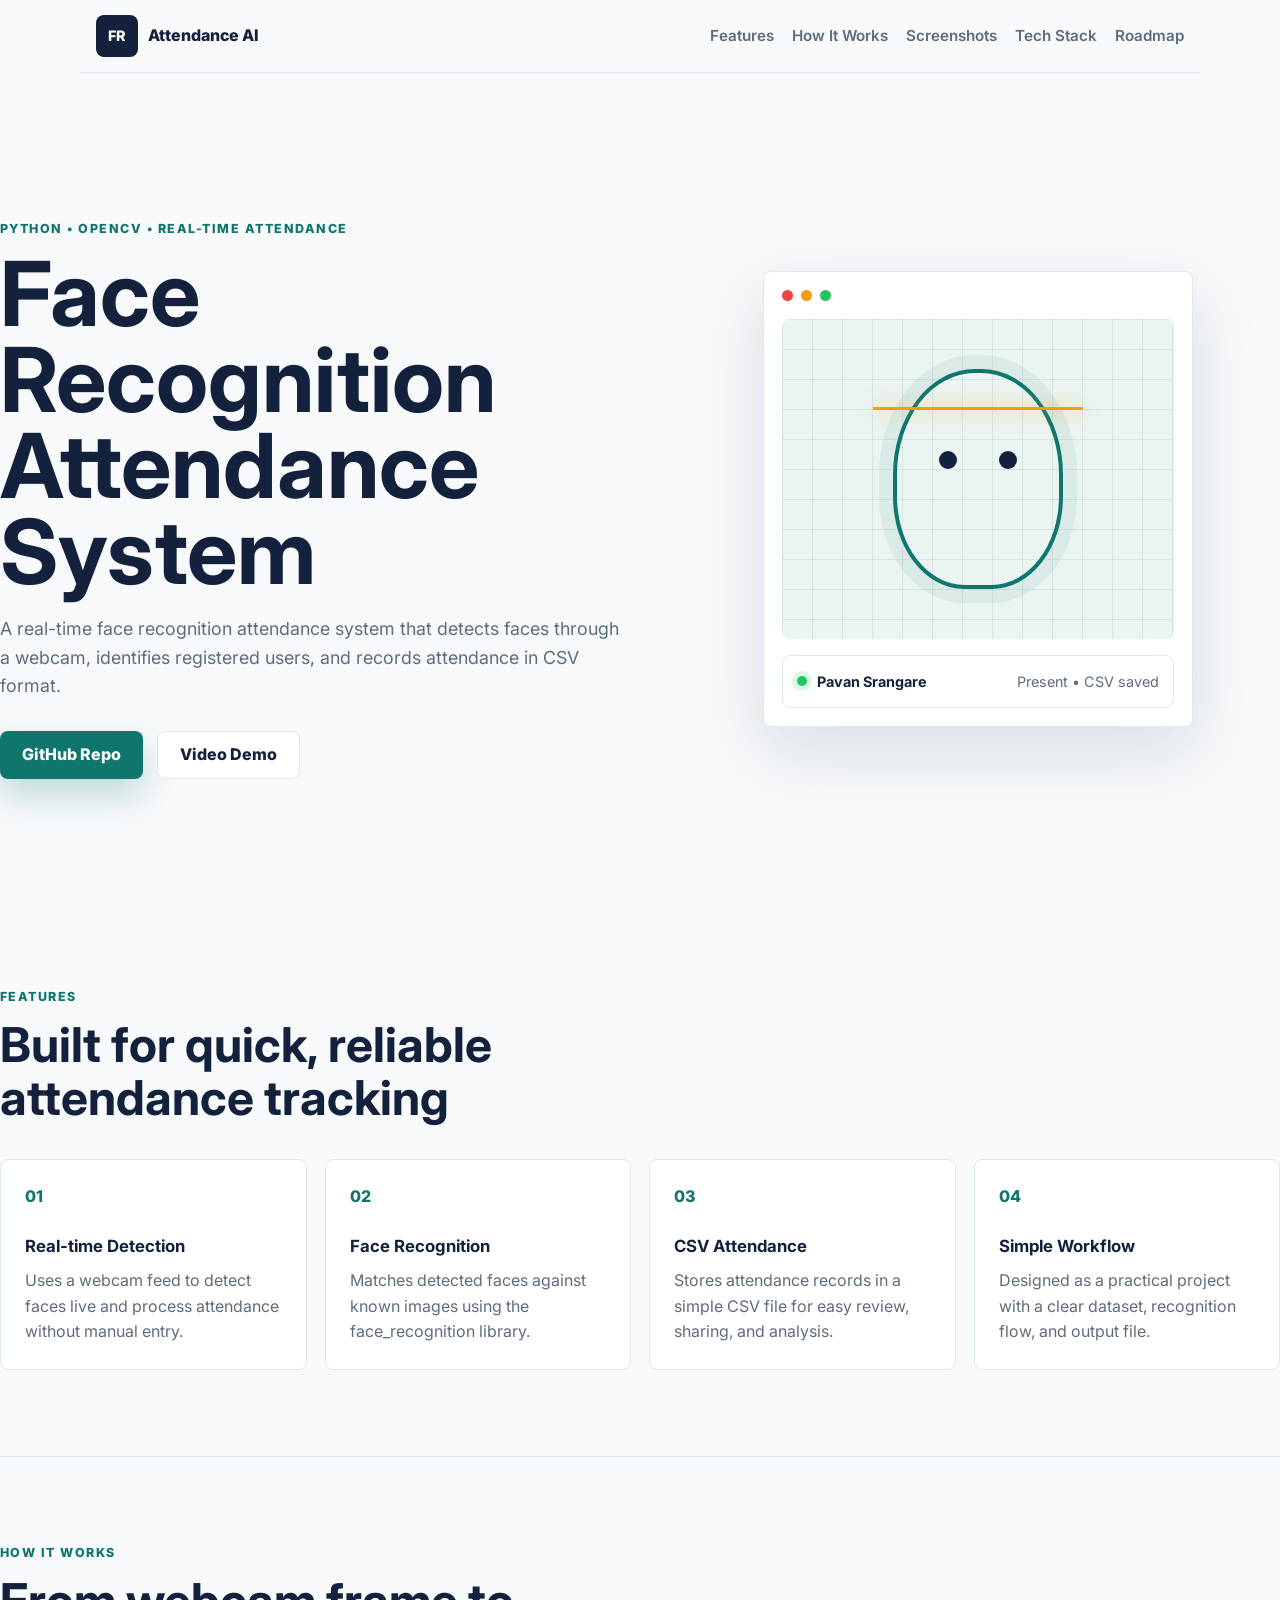
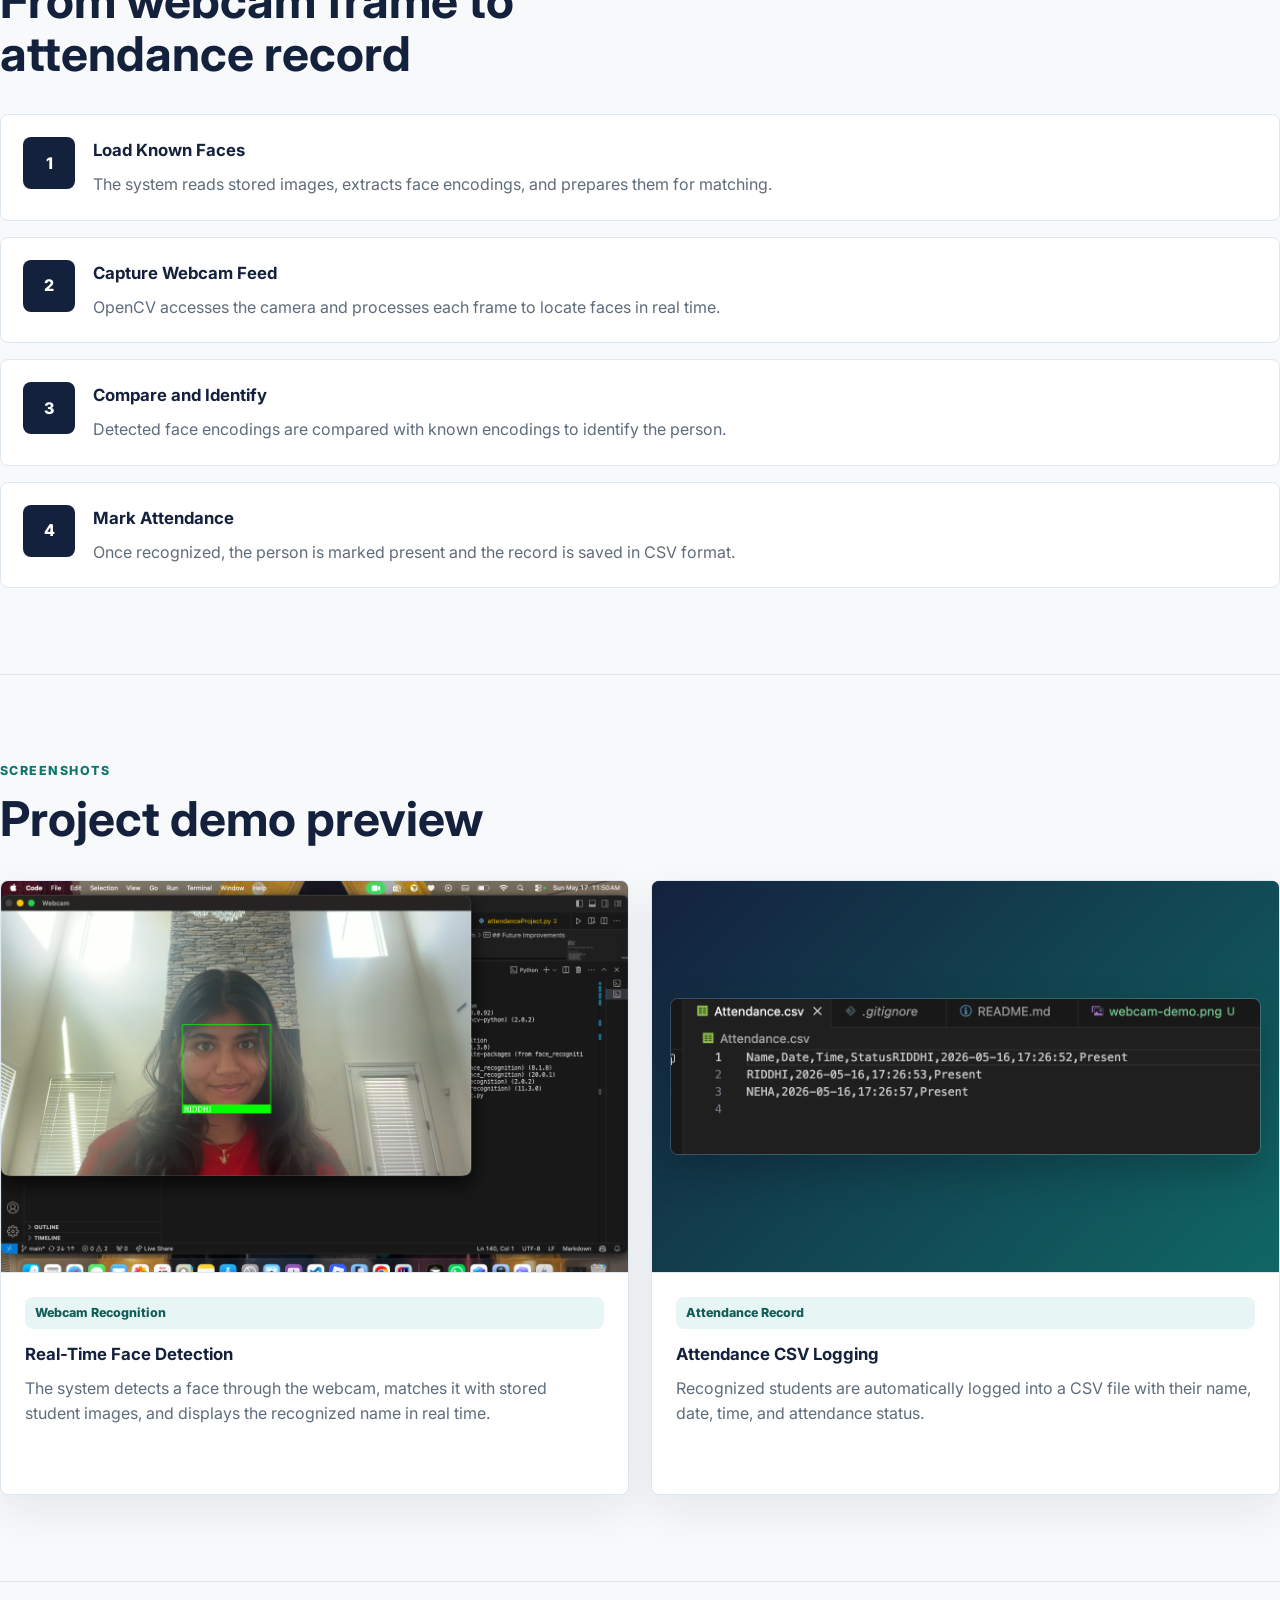
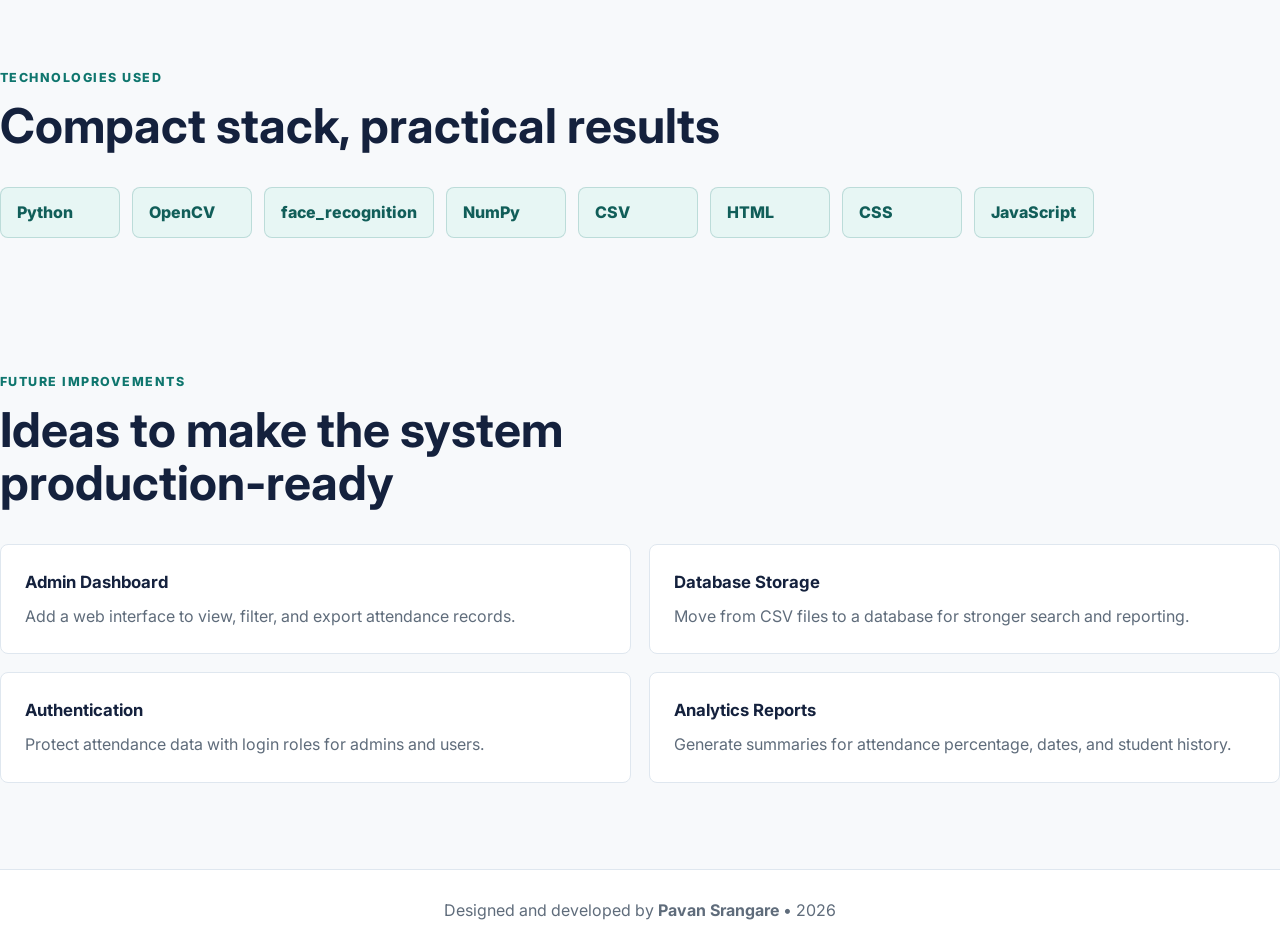
<file: docs/index.html>
<!DOCTYPE html>
<html lang="en">
<head>
  <meta charset="UTF-8">
  <meta name="viewport" content="width=device-width, initial-scale=1.0">
  <title>Face Recognition Attendance System | Pavan Srangare</title>
  <link rel="preconnect" href="https://fonts.googleapis.com">
  <link rel="preconnect" href="https://fonts.gstatic.com" crossorigin>
  <link href="https://fonts.googleapis.com/css2?family=Inter:wght@400;500;600;700;800&display=swap" rel="stylesheet">
  <link rel="stylesheet" href="style.css">
</head>
<body>
  <header class="site-header" id="top">
    <nav class="nav">
      <a class="brand" href="#top" aria-label="Face Recognition Attendance System home">
        <span class="brand-mark">FR</span>
        <span>Attendance AI</span>
      </a>

      <button class="nav-toggle" type="button" aria-label="Open navigation" aria-expanded="false">
        <span></span>
        <span></span>
        <span></span>
      </button>

      <div class="nav-links" data-nav-links>
        <a href="#features">Features</a>
        <a href="#how-it-works">How It Works</a>
        <a href="#screenshots">Screenshots</a>
        <a href="#tech">Tech Stack</a>
        <a href="#future">Roadmap</a>
      </div>
    </nav>
  </header>

  <main>
    <section class="hero">
      <div class="hero-content">
        <p class="eyebrow">Python • OpenCV • Real-time Attendance</p>
        <h1>Face Recognition Attendance System</h1>
        <p class="hero-copy">
          A real-time face recognition attendance system that detects faces through a webcam,
          identifies registered users, and records attendance in CSV format.
        </p>
        <div class="hero-actions">
          <a class="button primary" href="https://github.com/pavansrangare-04/Face-Recognition-and-Attendance-System.git" target="_blank" rel="noopener">GitHub Repo</a>
          <a class="button secondary" href="https://github.com/pavansrangare-04/Face-Recognition-and-Attendance-System/blob/main/AttendAI_Demo_Walkthrough.mp4" target="_blank" rel="noopener">Video Demo</a>
        </div>
      </div>

      <div class="hero-panel" aria-label="Attendance system preview">
        <div class="camera-card">
          <div class="camera-topbar">
            <span></span>
            <span></span>
            <span></span>
          </div>
          <div class="scan-window">
            <div class="face-outline">
              <span class="scan-line"></span>
            </div>
          </div>
          <div class="attendance-log">
            <div>
              <span class="status-dot"></span>
              <strong>Pavan Srangare</strong>
            </div>
            <span>Present • CSV saved</span>
          </div>
        </div>
      </div>
    </section>

    <section class="section" id="features">
      <div class="section-heading">
        <p class="eyebrow">Features</p>
        <h2>Built for quick, reliable attendance tracking</h2>
      </div>

      <div class="grid feature-grid">
        <article class="card">
          <span class="card-icon">01</span>
          <h3>Real-time Detection</h3>
          <p>Uses a webcam feed to detect faces live and process attendance without manual entry.</p>
        </article>
        <article class="card">
          <span class="card-icon">02</span>
          <h3>Face Recognition</h3>
          <p>Matches detected faces against known images using the face_recognition library.</p>
        </article>
        <article class="card">
          <span class="card-icon">03</span>
          <h3>CSV Attendance</h3>
          <p>Stores attendance records in a simple CSV file for easy review, sharing, and analysis.</p>
        </article>
        <article class="card">
          <span class="card-icon">04</span>
          <h3>Simple Workflow</h3>
          <p>Designed as a practical project with a clear dataset, recognition flow, and output file.</p>
        </article>
      </div>
    </section>

    <section class="section split-section" id="how-it-works">
      <div class="section-heading">
        <p class="eyebrow">How It Works</p>
        <h2>From webcam frame to attendance record</h2>
      </div>

      <div class="timeline">
        <div class="timeline-item">
          <span>1</span>
          <div>
            <h3>Load Known Faces</h3>
            <p>The system reads stored images, extracts face encodings, and prepares them for matching.</p>
          </div>
        </div>
        <div class="timeline-item">
          <span>2</span>
          <div>
            <h3>Capture Webcam Feed</h3>
            <p>OpenCV accesses the camera and processes each frame to locate faces in real time.</p>
          </div>
        </div>
        <div class="timeline-item">
          <span>3</span>
          <div>
            <h3>Compare and Identify</h3>
            <p>Detected face encodings are compared with known encodings to identify the person.</p>
          </div>
        </div>
        <div class="timeline-item">
          <span>4</span>
          <div>
            <h3>Mark Attendance</h3>
            <p>Once recognized, the person is marked present and the record is saved in CSV format.</p>
          </div>
        </div>
      </div>
    </section>

    <section class="section screenshots-section" id="screenshots">
      <div class="section-heading">
        <p class="eyebrow">Screenshots</p>
        <h2>Project demo preview</h2>
      </div>

      <div class="screenshots-grid">
        <article class="screenshot-card">
          <div class="screenshot-media">
            <img src="images/webcam-demo.png" alt="Webcam demo showing real-time face detection with recognized name">
          </div>
          <div class="screenshot-content">
            <span class="screenshot-tag">Webcam Recognition</span>
            <h3>Real-Time Face Detection</h3>
            <p>
              The system detects a face through the webcam, matches it with stored student images,
              and displays the recognized name in real time.
            </p>
          </div>
        </article>

        <article class="screenshot-card">
          <div class="screenshot-media csv-media">
            <img src="images/attendance-demo.png" alt="Attendance CSV file showing present records for recognized students">
          </div>
          <div class="screenshot-content">
            <span class="screenshot-tag">Attendance Record</span>
            <h3>Attendance CSV Logging</h3>
            <p>
              Recognized students are automatically logged into a CSV file with their name, date,
              time, and attendance status.
            </p>
          </div>
        </article>
      </div>
    </section>

    <section class="section" id="tech">
      <div class="section-heading">
        <p class="eyebrow">Technologies Used</p>
        <h2>Compact stack, practical results</h2>
      </div>

      <div class="tech-list">
        <span>Python</span>
        <span>OpenCV</span>
        <span>face_recognition</span>
        <span>NumPy</span>
        <span>CSV</span>
        <span>HTML</span>
        <span>CSS</span>
        <span>JavaScript</span>
      </div>
    </section>

    <section class="section future-section" id="future">
      <div class="section-heading">
        <p class="eyebrow">Future Improvements</p>
        <h2>Ideas to make the system production-ready</h2>
      </div>

      <div class="improvement-list">
        <article>
          <h3>Admin Dashboard</h3>
          <p>Add a web interface to view, filter, and export attendance records.</p>
        </article>
        <article>
          <h3>Database Storage</h3>
          <p>Move from CSV files to a database for stronger search and reporting.</p>
        </article>
        <article>
          <h3>Authentication</h3>
          <p>Protect attendance data with login roles for admins and users.</p>
        </article>
        <article>
          <h3>Analytics Reports</h3>
          <p>Generate summaries for attendance percentage, dates, and student history.</p>
        </article>
      </div>
    </section>
  </main>

  <footer class="footer">
    <p>Designed and developed by <strong>Pavan Srangare</strong></p>
  </footer>

  <script src="script.js"></script>
</body>
</html>
</file>
<file: docs/style.css>
:root {
    --bg: #f7f9fb;
    --surface: #ffffff;
    --ink: #14213d;
    --muted: #5f6c7b;
    --line: #dfe7ef;
    --primary: #0f766e;
    --primary-dark: #115e59;
    --accent: #f59e0b;
    --soft: #e7f6f4;
    --shadow: 0 24px 70px rgba(20, 33, 61, 0.12);
    --max-content-width: 1120px;
    --page-gap: 16px;
  }
  
  * {
    box-sizing: border-box;
  }
  
  html {
    scroll-behavior: smooth;
    font-size: 16px;
  }
  
  body {
    margin: 0;
    font-family: "Inter", Arial, sans-serif;
    color: var(--ink);
    background: var(--bg);
    line-height: 1.6;
    min-height: 100vh;
    overflow-x: hidden;
  }

  img,
  video,
  svg {
    max-width: 100%;
    height: auto;
    display: block;
  }

  button,
  input,
  select,
  textarea {
    font: inherit;
  }

  .site-header,
  .section,
  .hero {
    width: min(var(--max-content-width), calc(100% - 2 * var(--page-gap)));
    margin: 0 auto;
  }
  
  a {
    color: inherit;
    text-decoration: none;
  }
  
  .site-header {
    position: sticky;
    top: 0;
    z-index: 20;
    background: rgba(247, 249, 251, 0.96);
    border-bottom: 1px solid rgba(223, 231, 239, 0.8);
    backdrop-filter: blur(16px);
  }
  
  .nav {
    position: relative;
    width: 100%;
    min-height: 72px;
    margin: 0 auto;
    display: flex;
    align-items: center;
    justify-content: space-between;
    gap: 16px;
    padding: 0 var(--page-gap);
  }
  
  .brand {
    display: inline-flex;
    align-items: center;
    gap: 10px;
    font-weight: 800;
    letter-spacing: 0;
  }
  
  .brand-mark {
    display: grid;
    width: 42px;
    height: 42px;
    place-items: center;
    color: #ffffff;
    background: var(--ink);
    border-radius: 8px;
    font-size: 0.9rem;
  }
  
  .nav-links {
    display: flex;
    align-items: center;
    gap: 18px;
    color: var(--muted);
    font-size: 0.95rem;
    font-weight: 600;
    z-index: 21;
  }
  
  .nav-links a:hover,
  .nav-links a:focus {
    color: var(--primary);
  }
  
  .nav-toggle {
    display: none;
    width: 44px;
    height: 44px;
    border: 1px solid var(--line);
    border-radius: 8px;
    background: var(--surface);
    cursor: pointer;
  }
  
  .nav-toggle span {
    display: block;
    width: 20px;
    height: 2px;
    margin: 4px auto;
    background: var(--ink);
    border-radius: 999px;
  }
  
  .hero {
    width: 100%;
    min-height: calc(100vh - 72px);
    margin: 0 auto;
    padding: 72px 0 48px;
    display: grid;
    grid-template-columns: minmax(0, 1.02fr) minmax(280px, 0.98fr);
    align-items: center;
    gap: 48px;
  }
  
  .hero-content {
    max-width: 660px;
  }

  .hero-panel {
    width: 100%;
    justify-content: center;
  }

  .hero-actions {
    display: flex;
    flex-wrap: wrap;
    gap: 14px;
  }

  .button {
    min-width: 140px;
    line-height: 1.2;
  }

  .camera-card {
    width: 100%;
    max-width: 430px;
  }
  
  .eyebrow {
    margin: 0 0 12px;
    color: var(--primary);
    font-size: 0.78rem;
    font-weight: 800;
    letter-spacing: 0.12em;
    text-transform: uppercase;
  }
  
  h1,
  h2,
  h3,
  p {
    margin-top: 0;
  }
  
  h1 {
    margin-bottom: 20px;
    font-size: clamp(2.65rem, 8vw, 5.6rem);
    line-height: 0.96;
    letter-spacing: 0;
  }
  
  h2 {
    margin-bottom: 0;
    font-size: clamp(1.85rem, 4vw, 3rem);
    line-height: 1.1;
    letter-spacing: 0;
  }
  
  h3 {
    margin-bottom: 8px;
    font-size: 1.05rem;
  }
  
  .hero-copy {
    max-width: 620px;
    margin-bottom: 30px;
    color: var(--muted);
    font-size: 1.12rem;
  }
  
  .hero-actions {
    display: flex;
    flex-wrap: wrap;
    gap: 14px;
  }
  
  .button {
    display: inline-flex;
    min-height: 48px;
    align-items: center;
    justify-content: center;
    padding: 0 22px;
    border-radius: 8px;
    font-weight: 800;
    transition: transform 180ms ease, box-shadow 180ms ease, background 180ms ease, border-color 180ms ease;
  }
  
  .button:hover,
  .button:focus {
    transform: translateY(-2px);
  }
  
  .button.primary {
    color: #ffffff;
    background: var(--primary);
    box-shadow: 0 16px 34px rgba(15, 118, 110, 0.24);
  }
  
  .button.primary:hover,
  .button.primary:focus {
    background: var(--primary-dark);
  }
  
  .button.secondary {
    color: var(--ink);
    background: var(--surface);
    border: 1px solid var(--line);
  }
  
  .hero-panel {
    display: flex;
    justify-content: center;
    width: 100%;
    padding: 0 8px;
  }
  
  .camera-card {
    width: min(100%, 430px);
    max-width: 100%;
    margin: 0 auto;
    padding: 18px;
    border: 1px solid rgba(223, 231, 239, 0.95);
    border-radius: 8px;
    background: var(--surface);
    box-shadow: var(--shadow);
  }
  
  .camera-topbar {
    display: flex;
    gap: 8px;
    margin-bottom: 18px;
  }
  
  .camera-topbar span {
    width: 11px;
    height: 11px;
    border-radius: 50%;
    background: var(--line);
  }
  
  .camera-topbar span:first-child {
    background: #ef4444;
  }
  
  .camera-topbar span:nth-child(2) {
    background: var(--accent);
  }
  
  .camera-topbar span:last-child {
    background: #22c55e;
  }
  
  .scan-window {
    position: relative;
    display: grid;
    min-height: 320px;
    place-items: center;
    overflow: hidden;
    border-radius: 8px;
    background:
      linear-gradient(rgba(20, 33, 61, 0.08) 1px, transparent 1px),
      linear-gradient(90deg, rgba(20, 33, 61, 0.08) 1px, transparent 1px),
      #eaf4f1;
    background-size: 30px 30px;
  }
  
  .face-outline {
    position: relative;
    width: 170px;
    height: 220px;
    border: 4px solid var(--primary);
    border-radius: 48% 48% 42% 42%;
    box-shadow: 0 0 0 14px rgba(15, 118, 110, 0.08);
  }
  
  .face-outline::before,
  .face-outline::after {
    content: "";
    position: absolute;
    top: 78px;
    width: 18px;
    height: 18px;
    border-radius: 50%;
    background: var(--ink);
  }
  
  .face-outline::before {
    left: 42px;
  }
  
  .face-outline::after {
    right: 42px;
  }
  
  .scan-line {
    position: absolute;
    left: -24px;
    right: -24px;
    top: 34px;
    height: 3px;
    background: var(--accent);
    box-shadow: 0 0 18px rgba(245, 158, 11, 0.7);
    animation: scan 2.6s ease-in-out infinite;
  }
  
  .attendance-log {
    display: flex;
    align-items: center;
    justify-content: space-between;
    gap: 16px;
    margin-top: 16px;
    padding: 14px;
    border: 1px solid var(--line);
    border-radius: 8px;
    color: var(--muted);
    font-size: 0.9rem;
  }
  
  .attendance-log div {
    display: flex;
    align-items: center;
    gap: 10px;
    color: var(--ink);
  }
  
  .status-dot {
    width: 10px;
    height: 10px;
    border-radius: 50%;
    background: #22c55e;
    box-shadow: 0 0 0 5px rgba(34, 197, 94, 0.16);
  }
  
  .section {
    width: 100%;
    margin: 0 auto;
    padding: 86px 0;
  }

  .section-heading {
    width: 100%;
  }

  .card,
  .improvement-list article,
  .timeline-item,
  .screenshot-card {
    width: 100%;
  }

  .tech-list span {
    min-width: 120px;
  }
  
  .section-heading {
    max-width: 720px;
    margin-bottom: 34px;
  }
  
  .grid {
    display: grid;
    gap: 18px;
  }
  
  .feature-grid {
    grid-template-columns: repeat(4, minmax(0, 1fr));
  }
  
  .card,
  .improvement-list article {
    padding: 24px;
    border: 1px solid var(--line);
    border-radius: 8px;
    background: var(--surface);
    transition: transform 180ms ease, border-color 180ms ease, box-shadow 180ms ease;
  }
  
  .card:hover,
  .improvement-list article:hover {
    transform: translateY(-4px);
    border-color: rgba(15, 118, 110, 0.32);
    box-shadow: 0 18px 44px rgba(20, 33, 61, 0.1);
  }
  
  .card p,
  .timeline-item p,
  .improvement-list p {
    margin-bottom: 0;
    color: var(--muted);
  }
  
  .card-icon {
    display: inline-flex;
    margin-bottom: 24px;
    color: var(--primary);
    font-weight: 800;
  }
  
  .split-section {
    border-top: 1px solid var(--line);
    border-bottom: 1px solid var(--line);
  }
  
  .timeline {
    display: grid;
    gap: 16px;
  }
  
  .timeline-item {
    display: grid;
    grid-template-columns: 52px 1fr;
    gap: 18px;
    padding: 22px;
    border: 1px solid var(--line);
    border-radius: 8px;
    background: var(--surface);
  }
  
  .timeline-item > span {
    display: grid;
    width: 52px;
    height: 52px;
    place-items: center;
    color: #ffffff;
    background: var(--ink);
    border-radius: 8px;
    font-weight: 800;
  }
  
  .screenshots-section {
    border-bottom: 1px solid var(--line);
  }
  
  .screenshots-grid {
    display: grid;
    grid-template-columns: repeat(2, minmax(0, 1fr));
    align-items: stretch;
    gap: 22px;
  }
  
  .screenshot-card {
    display: flex;
    min-height: 100%;
    flex-direction: column;
    overflow: hidden;
    border: 1px solid var(--line);
    border-radius: 8px;
    background: var(--surface);
    box-shadow: 0 16px 44px rgba(20, 33, 61, 0.08);
    transition: transform 200ms ease, border-color 200ms ease, box-shadow 200ms ease;
  }
  
  .screenshot-card:hover {
    transform: translateY(-6px);
    border-color: rgba(15, 118, 110, 0.34);
    box-shadow: 0 26px 70px rgba(20, 33, 61, 0.14);
  }
  
  .screenshot-media {
    aspect-ratio: 16 / 10;
    overflow: hidden;
    border-bottom: 1px solid var(--line);
    background: #edf4f7;
  }
  
  .screenshot-media img {
    display: block;
    width: 100%;
    height: 100%;
    object-fit: cover;
    object-position: left top;
    transition: transform 260ms ease;
  }
  
  .screenshot-card:hover .screenshot-media img {
    transform: scale(1.03);
  }
  
  .csv-media {
    display: grid;
    place-items: center;
    padding: 18px;
    background:
      linear-gradient(135deg, rgba(20, 33, 61, 0.96), rgba(15, 118, 110, 0.82)),
      #14213d;
  }
  
  .csv-media img {
    height: auto;
    object-fit: contain;
    border: 1px solid rgba(255, 255, 255, 0.16);
    border-radius: 8px;
    box-shadow: 0 16px 38px rgba(0, 0, 0, 0.22);
  }
  
  .screenshot-content {
    display: flex;
    flex: 1;
    flex-direction: column;
    min-height: 221px;
    padding: 24px;
  }
  
  .screenshot-content p {
    flex: 1;
    margin-bottom: 0;
    color: var(--muted);
  }
  
  .screenshot-tag {
    display: inline-flex;
    margin-bottom: 12px;
    padding: 6px 10px;
    border-radius: 8px;
    color: var(--primary-dark);
    background: var(--soft);
    font-size: 0.78rem;
    font-weight: 800;
  }
  
  .tech-list {
    display: flex;
    flex-wrap: wrap;
    gap: 12px;
  }
  
  .tech-list span {
    padding: 12px 16px;
    border: 1px solid rgba(15, 118, 110, 0.2);
    border-radius: 8px;
    color: var(--primary-dark);
    background: var(--soft);
    font-weight: 800;
  }
  
  .future-section {
    padding-top: 48px;
  }
  
  .improvement-list {
    display: grid;
    grid-template-columns: repeat(2, minmax(0, 1fr));
    gap: 18px;
  }
  
  .footer {
    padding: 28px 16px;
    color: var(--muted);
    text-align: center;
    background: var(--surface);
    border-top: 1px solid var(--line);
  }
  
  .footer p {
    margin: 0;
  }
  
  @keyframes scan {
    0%,
    100% {
      transform: translateY(0);
    }
  
    50% {
      transform: translateY(145px);
    }
  }
  
  @media (max-width: 900px) {
    .hero {
      min-height: auto;
      grid-template-columns: 1fr;
      padding-top: 56px;
    }
  
    .hero-panel {
      justify-content: flex-start;
    }
  
    .feature-grid {
      grid-template-columns: repeat(2, minmax(0, 1fr));
    }
  
    .screenshots-grid {
      grid-template-columns: 1fr;
    }
  }
  
  @media (max-width: 720px) {
    .nav {
      min-height: 64px;
    }
  
    .nav-toggle {
      display: block;
    }
  
    .nav-links {
      position: absolute;
      left: 16px;
      right: 16px;
      top: 72px;
      display: none;
      flex-direction: column;
      align-items: stretch;
      gap: 0;
      padding: 8px;
      border: 1px solid var(--line);
      border-radius: 8px;
      background: var(--surface);
      box-shadow: var(--shadow);
    }
  
    .nav-links.open {
      display: flex;
    }
  
    .nav-links a {
      padding: 12px;
    }
  
    .hero {
      width: 100%;
      padding: 42px 0 34px;
      gap: 32px;
    }
  
    .section {
      width: 100%;
      padding: 60px 0;
    }
  
    .hero-actions,
    .attendance-log {
      align-items: stretch;
      flex-direction: column;
    }
  
    .button {
      width: 100%;
    }

    .nav {
      padding: 0 16px;
    }

    .nav-links {
      left: 16px;
      right: 16px;
      top: 64px;
      max-height: calc(100vh - 88px);
      overflow-y: auto;
      padding: 12px;
    }

    .nav-links.open {
      display: flex;
    }

    .nav-links a {
      padding: 12px 14px;
      border-radius: 8px;
    }
  
    .feature-grid,
    .screenshots-grid,
    .improvement-list {
      grid-template-columns: 1fr;
    }
  
    .timeline-item {
      grid-template-columns: 1fr;
    }
  
    .scan-window {
      min-height: 260px;
    }
  
    .face-outline {
      transform: scale(0.85);
    }
  
    .screenshot-content {
      padding: 20px;
    }
  }

  @media (max-width: 520px) {
    .nav {
      padding: 0 12px;
    }

    .nav-links {
      left: 12px;
      right: 12px;
      top: 64px;
    }

    .hero {
      padding: 38px 0 28px;
      gap: 26px;
    }

    .hero-copy {
      font-size: 1rem;
    }

    .section {
      padding: 48px 0;
    }

    .feature-grid {
      gap: 14px;
    }

    .card,
    .improvement-list article {
      padding: 20px;
    }

    .screenshot-content {
      padding: 18px;
    }
  }
      transition-duration: 0.01ms !important;
    }
  }
</file>
